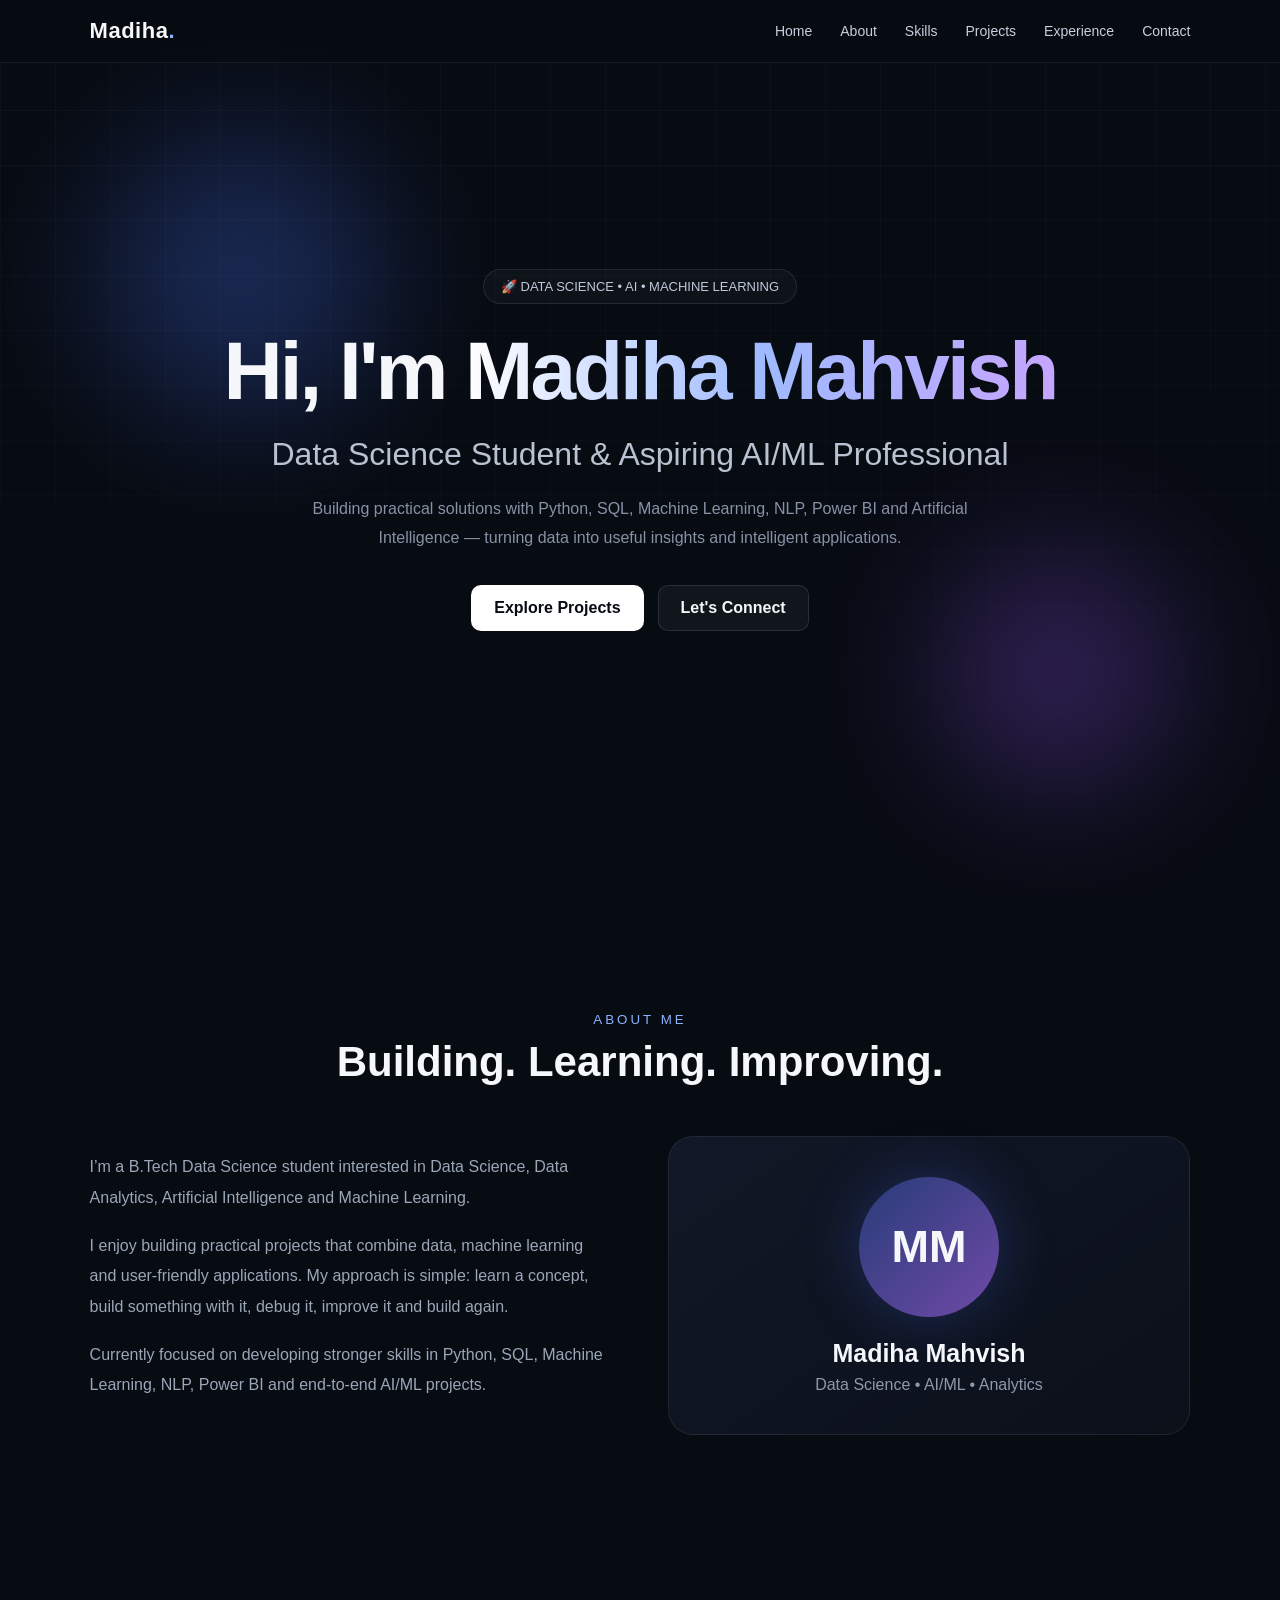
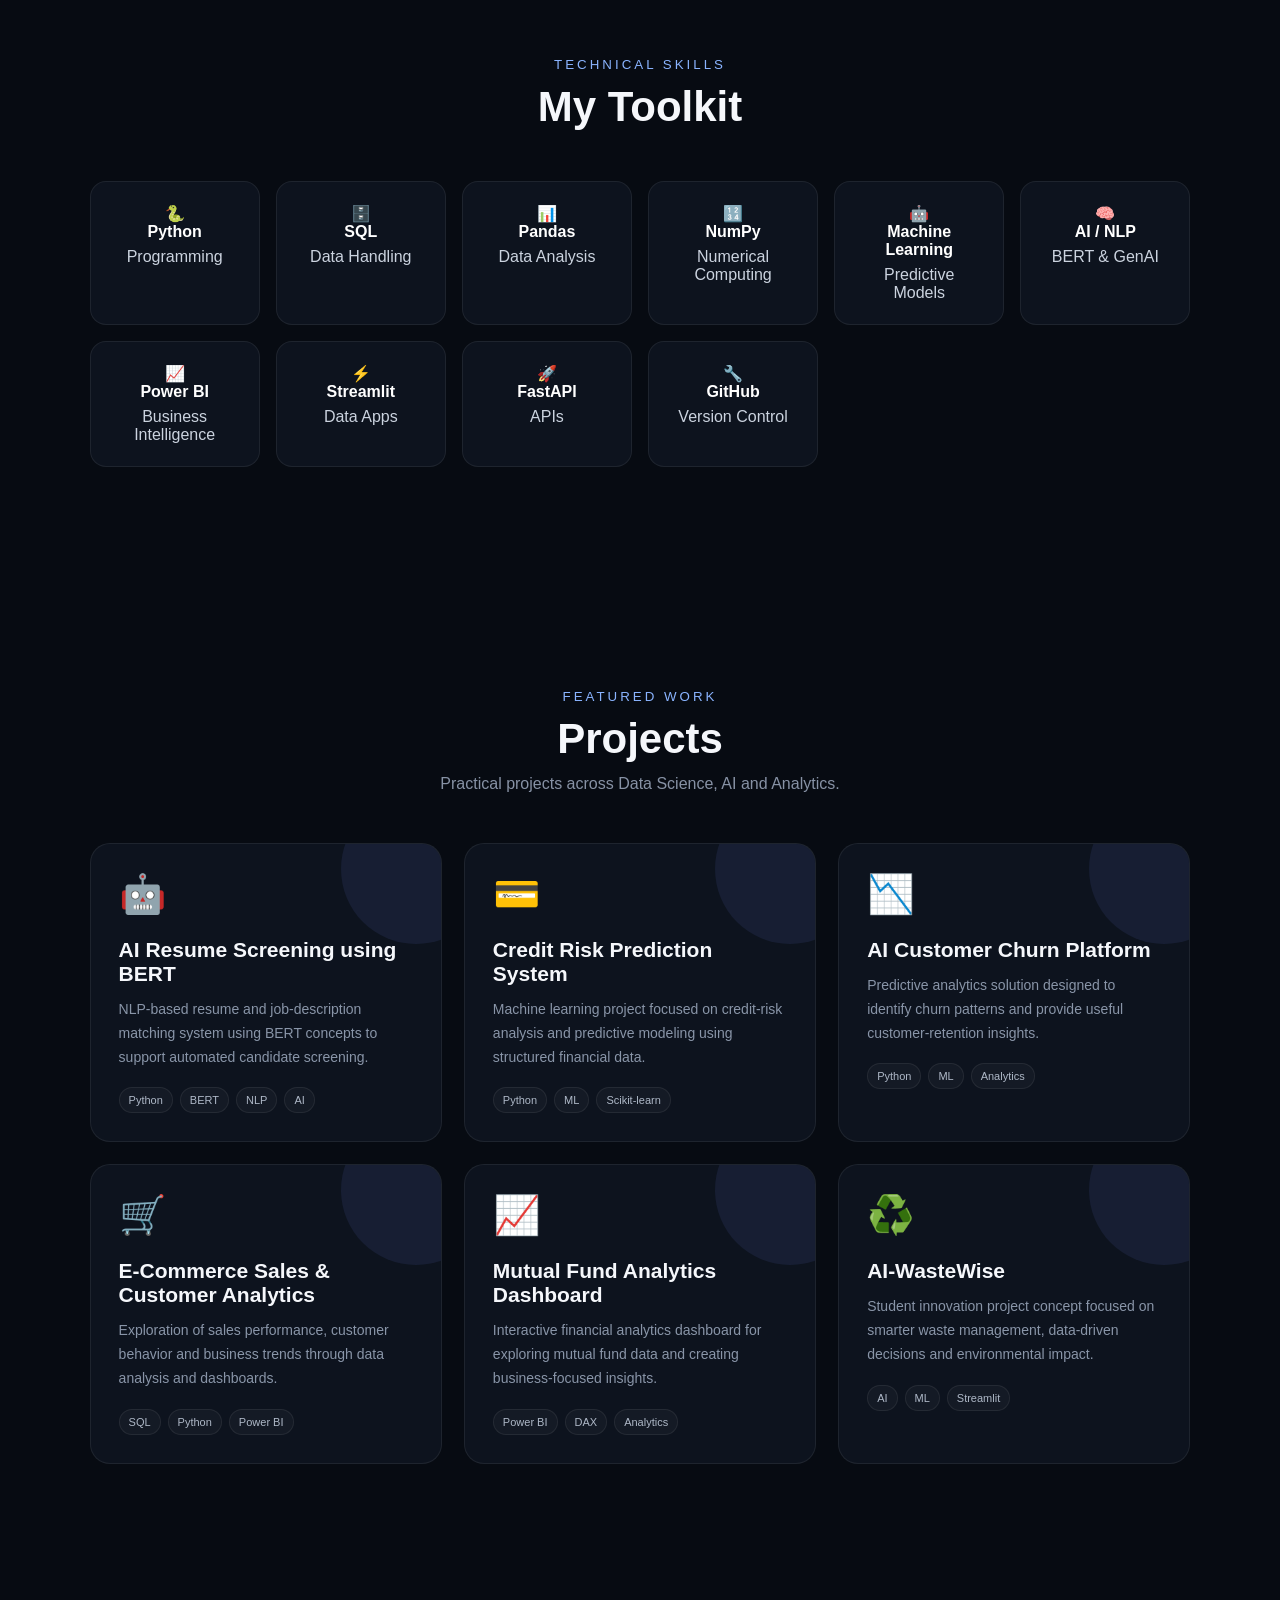
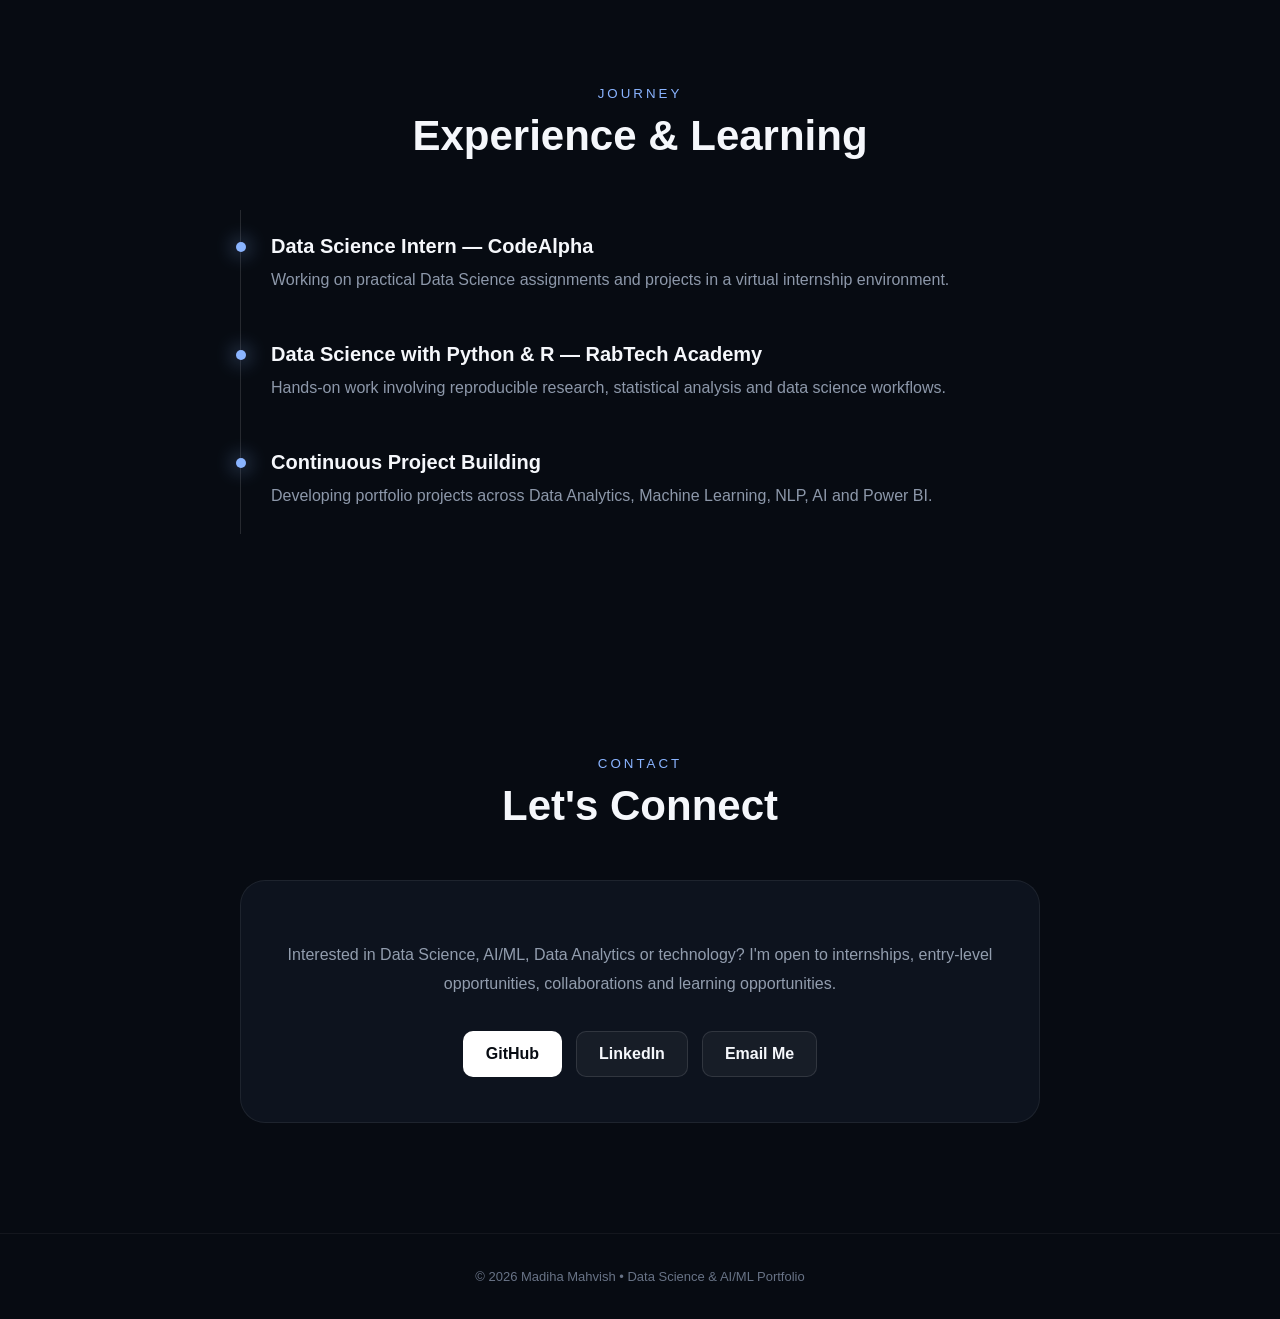
<file: index.html>
<!DOCTYPE html>
<html lang="en">
<head>
<meta charset="UTF-8">
<meta name="viewport" content="width=device-width,initial-scale=1.0">
<title>Madiha Mahvish | Data Science & AI/ML</title>
<meta name="description" content="Madiha Mahvish - Data Science, AI/ML and Data Analytics Portfolio">
<style>
*{margin:0;padding:0;box-sizing:border-box}
html{scroll-behavior:smooth}
body{font-family:Inter,Arial,sans-serif;background:#070b12;color:#f5f7fb;overflow-x:hidden}
a{text-decoration:none;color:inherit}
nav{position:fixed;top:0;left:0;width:100%;z-index:1000;padding:18px 7%;display:flex;align-items:center;justify-content:space-between;background:rgba(7,11,18,.75);backdrop-filter:blur(18px);border-bottom:1px solid #ffffff12}
.logo{font-size:22px;font-weight:800;letter-spacing:.5px}
.logo span{color:#8ab4ff}
.navlinks{display:flex;gap:28px;color:#c8d0dd;font-size:14px}
.navlinks a{transition:.3s}
.navlinks a:hover{color:#fff;transform:translateY(-2px)}
.menu{display:none;font-size:26px;cursor:pointer}
section{padding:110px 7%}
.hero{min-height:100vh;display:flex;align-items:center;justify-content:center;position:relative;text-align:center;overflow:hidden}
.orb{position:absolute;border-radius:50%;filter:blur(70px);opacity:.28;animation:float 7s ease-in-out infinite}
.o1{width:280px;height:280px;background:#4c78ff;top:15%;left:8%}
.o2{width:240px;height:240px;background:#9b59ff;right:8%;bottom:12%;animation-delay:2s}
.gridbg{position:absolute;inset:0;background-image:linear-gradient(#ffffff08 1px,transparent 1px),linear-gradient(90deg,#ffffff08 1px,transparent 1px);background-size:55px 55px;mask-image:linear-gradient(to bottom,black,transparent)}
.hero-content{position:relative;z-index:2;max-width:950px;animation:heroIn 1s ease}
.badge{display:inline-block;padding:9px 17px;border:1px solid #ffffff18;border-radius:50px;background:#ffffff08;color:#bfc9d9;font-size:13px;margin-bottom:25px}
.hero h1{font-size:clamp(42px,7vw,82px);line-height:1.03;letter-spacing:-3px}
.gradient{background:linear-gradient(90deg,#fff,#9fbaff,#c5a5ff);-webkit-background-clip:text;color:transparent}
.hero h2{font-size:clamp(20px,3vw,32px);margin:22px 0;color:#b9c2d0;font-weight:500}
.hero p{max-width:700px;margin:auto;color:#8792a5;line-height:1.8;font-size:16px}
.buttons{margin-top:32px;display:flex;justify-content:center;gap:14px;flex-wrap:wrap}
.btn{padding:13px 22px;border-radius:10px;border:1px solid #ffffff1c;background:#ffffff0b;transition:.3s;font-weight:600}
.btn.primary{background:#fff;color:#070b12}
.btn:hover{transform:translateY(-4px);box-shadow:0 15px 35px #0008}
.title{text-align:center;margin-bottom:50px}
.title small{color:#8ab4ff;text-transform:uppercase;letter-spacing:3px}
.title h2{font-size:42px;margin-top:10px}
.title p{color:#8792a5;margin-top:12px}
.about{display:grid;grid-template-columns:1fr 1fr;gap:55px;align-items:center}
.about-text p{color:#9ba6b7;line-height:1.9;margin-bottom:18px}
.profile{border:1px solid #ffffff14;border-radius:25px;padding:40px;background:linear-gradient(145deg,#111827,#0b1019);text-align:center;animation:cardFloat 5s ease-in-out infinite}
.avatar{width:140px;height:140px;margin:auto;border-radius:50%;display:grid;place-items:center;font-size:45px;font-weight:800;background:linear-gradient(135deg,#273c78,#704aa8);box-shadow:0 0 60px #526cff44}
.profile h3{margin-top:22px;font-size:25px}.profile p{color:#8e99aa;margin-top:8px}
.skills{display:grid;grid-template-columns:repeat(auto-fit,minmax(150px,1fr));gap:16px}
.skill{padding:22px;text-align:center;border:1px solid #ffffff12;background:#0d131e;border-radius:16px;transition:.35s;color:#cbd3df}
.skill:hover{transform:translateY(-8px);background:#121a28;border-color:#6f8dff66;box-shadow:0 15px 35px #0006}
.skill b{display:block;color:#fff;margin-bottom:7px}
.projects{display:grid;grid-template-columns:repeat(auto-fit,minmax(280px,1fr));gap:22px}
.project{position:relative;overflow:hidden;border:1px solid #ffffff12;background:#0d131e;border-radius:20px;padding:28px;min-height:270px;transition:.4s}
.project:before{content:"";position:absolute;width:150px;height:150px;border-radius:50%;background:#7187ff18;right:-50px;top:-50px;transition:.5s}
.project:hover{transform:translateY(-10px);border-color:#7187ff55;box-shadow:0 25px 50px #0007}
.project:hover:before{transform:scale(2)}
.icon{font-size:38px;margin-bottom:22px}
.project h3{font-size:21px;margin-bottom:12px}
.project p{color:#8995a8;line-height:1.7;font-size:14px}
.tags{margin-top:18px;display:flex;gap:7px;flex-wrap:wrap}
.tags span{font-size:11px;padding:6px 9px;border-radius:20px;background:#ffffff08;border:1px solid #ffffff12;color:#aeb8c7}
.timeline{max-width:800px;margin:auto}
.item{padding:25px 0 25px 30px;border-left:1px solid #ffffff20;position:relative}
.item:before{content:"";position:absolute;width:10px;height:10px;border-radius:50%;background:#8ab4ff;left:-5px;top:32px;box-shadow:0 0 20px #8ab4ff}
.item h3{font-size:20px}.item p{color:#8d98aa;line-height:1.7;margin-top:8px}
.contact{text-align:center}
.contact-box{max-width:800px;margin:auto;padding:45px;border:1px solid #ffffff12;border-radius:25px;background:#0d131e}
.contact-box p{color:#929dae;line-height:1.8;margin:15px auto 25px}
footer{text-align:center;padding:35px 7%;border-top:1px solid #ffffff0d;color:#687386;font-size:13px}
.reveal{opacity:0;transform:translateY(35px);transition:opacity .8s ease,transform .8s ease}
.reveal.show{opacity:1;transform:none}
@keyframes heroIn{from{opacity:0;transform:translateY(30px)}to{opacity:1;transform:none}}
@keyframes float{0%,100%{transform:translate(0,0)}50%{transform:translate(25px,-30px)}}
@keyframes cardFloat{0%,100%{transform:translateY(0)}50%{transform:translateY(-8px)}}
@media(max-width:760px){
.navlinks{display:none;position:absolute;top:70px;left:0;width:100%;padding:25px;flex-direction:column;background:#0b1019;text-align:center}
.navlinks.open{display:flex}.menu{display:block}
.about{grid-template-columns:1fr}.hero h1{letter-spacing:-2px}.title h2{font-size:34px}section{padding:90px 6%}
}
</style>
</head>
<body>

<nav>
<a class="logo" href="#home">Madiha<span>.</span></a>
<div class="navlinks" id="nav">
<a href="#home">Home</a><a href="#about">About</a><a href="#skills">Skills</a><a href="#projects">Projects</a><a href="#experience">Experience</a><a href="#contact">Contact</a>
</div>
<div class="menu" onclick="document.getElementById('nav').classList.toggle('open')">☰</div>
</nav>

<section class="hero" id="home">
<div class="orb o1"></div><div class="orb o2"></div><div class="gridbg"></div>
<div class="hero-content">
<div class="badge">🚀 DATA SCIENCE • AI • MACHINE LEARNING</div>
<h1>Hi, I'm <span class="gradient">Madiha Mahvish</span></h1>
<h2>Data Science Student & Aspiring AI/ML Professional</h2>
<p>Building practical solutions with Python, SQL, Machine Learning, NLP, Power BI and Artificial Intelligence — turning data into useful insights and intelligent applications.</p>
<div class="buttons">
<a class="btn primary" href="#projects">Explore Projects</a>
<a class="btn" href="#contact">Let's Connect</a>
</div>
</div>
</section>

<section id="about" class="reveal">
<div class="title"><small>About Me</small><h2>Building. Learning. Improving.</h2></div>
<div class="about">
<div class="about-text">
<p>I’m a B.Tech Data Science student interested in Data Science, Data Analytics, Artificial Intelligence and Machine Learning.</p>
<p>I enjoy building practical projects that combine data, machine learning and user-friendly applications. My approach is simple: learn a concept, build something with it, debug it, improve it and build again.</p>
<p>Currently focused on developing stronger skills in Python, SQL, Machine Learning, NLP, Power BI and end-to-end AI/ML projects.</p>
</div>
<div class="profile"><div class="avatar">MM</div><h3>Madiha Mahvish</h3><p>Data Science • AI/ML • Analytics</p></div>
</div>
</section>

<section id="skills" class="reveal">
<div class="title"><small>Technical Skills</small><h2>My Toolkit</h2></div>
<div class="skills">
<div class="skill">🐍<b>Python</b>Programming</div>
<div class="skill">🗄️<b>SQL</b>Data Handling</div>
<div class="skill">📊<b>Pandas</b>Data Analysis</div>
<div class="skill">🔢<b>NumPy</b>Numerical Computing</div>
<div class="skill">🤖<b>Machine Learning</b>Predictive Models</div>
<div class="skill">🧠<b>AI / NLP</b>BERT & GenAI</div>
<div class="skill">📈<b>Power BI</b>Business Intelligence</div>
<div class="skill">⚡<b>Streamlit</b>Data Apps</div>
<div class="skill">🚀<b>FastAPI</b>APIs</div>
<div class="skill">🔧<b>GitHub</b>Version Control</div>
</div>
</section>

<section id="projects" class="reveal">
<div class="title"><small>Featured Work</small><h2>Projects</h2><p>Practical projects across Data Science, AI and Analytics.</p></div>
<div class="projects">

<div class="project"><div class="icon">🤖</div><h3>AI Resume Screening using BERT</h3><p>NLP-based resume and job-description matching system using BERT concepts to support automated candidate screening.</p><div class="tags"><span>Python</span><span>BERT</span><span>NLP</span><span>AI</span></div></div>

<div class="project"><div class="icon">💳</div><h3>Credit Risk Prediction System</h3><p>Machine learning project focused on credit-risk analysis and predictive modeling using structured financial data.</p><div class="tags"><span>Python</span><span>ML</span><span>Scikit-learn</span></div></div>

<div class="project"><div class="icon">📉</div><h3>AI Customer Churn Platform</h3><p>Predictive analytics solution designed to identify churn patterns and provide useful customer-retention insights.</p><div class="tags"><span>Python</span><span>ML</span><span>Analytics</span></div></div>

<div class="project"><div class="icon">🛒</div><h3>E-Commerce Sales & Customer Analytics</h3><p>Exploration of sales performance, customer behavior and business trends through data analysis and dashboards.</p><div class="tags"><span>SQL</span><span>Python</span><span>Power BI</span></div></div>

<div class="project"><div class="icon">📈</div><h3>Mutual Fund Analytics Dashboard</h3><p>Interactive financial analytics dashboard for exploring mutual fund data and creating business-focused insights.</p><div class="tags"><span>Power BI</span><span>DAX</span><span>Analytics</span></div></div>

<div class="project"><div class="icon">♻️</div><h3>AI-WasteWise</h3><p>Student innovation project concept focused on smarter waste management, data-driven decisions and environmental impact.</p><div class="tags"><span>AI</span><span>ML</span><span>Streamlit</span></div></div>

</div>
</section>

<section id="experience" class="reveal">
<div class="title"><small>Journey</small><h2>Experience & Learning</h2></div>
<div class="timeline">
<div class="item"><h3>Data Science Intern — CodeAlpha</h3><p>Working on practical Data Science assignments and projects in a virtual internship environment.</p></div>
<div class="item"><h3>Data Science with Python & R — RabTech Academy</h3><p>Hands-on work involving reproducible research, statistical analysis and data science workflows.</p></div>
<div class="item"><h3>Continuous Project Building</h3><p>Developing portfolio projects across Data Analytics, Machine Learning, NLP, AI and Power BI.</p></div>
</div>
</section>

<section id="contact" class="contact reveal">
<div class="title"><small>Contact</small><h2>Let's Connect</h2></div>
<div class="contact-box">
<p>Interested in Data Science, AI/ML, Data Analytics or technology? I'm open to internships, entry-level opportunities, collaborations and learning opportunities.</p>
<div class="buttons">
<a class="btn primary" href="https://github.com/Maddy67bh" target="_blank">GitHub</a>
<a class="btn" href="https://www.linkedin.com/" target="_blank">LinkedIn</a>
<a class="btn" href="mailto:your-email@example.com">Email Me</a>
</div>
</div>
</section>

<footer>© 2026 Madiha Mahvish • Data Science & AI/ML Portfolio</footer>

<script>
const observer=new IntersectionObserver(entries=>{
entries.forEach(e=>{if(e.isIntersecting)e.target.classList.add('show')})
},{threshold:.12});
document.querySelectorAll('.reveal').forEach(e=>observer.observe(e));
</script>

</body>
</html>
</file>
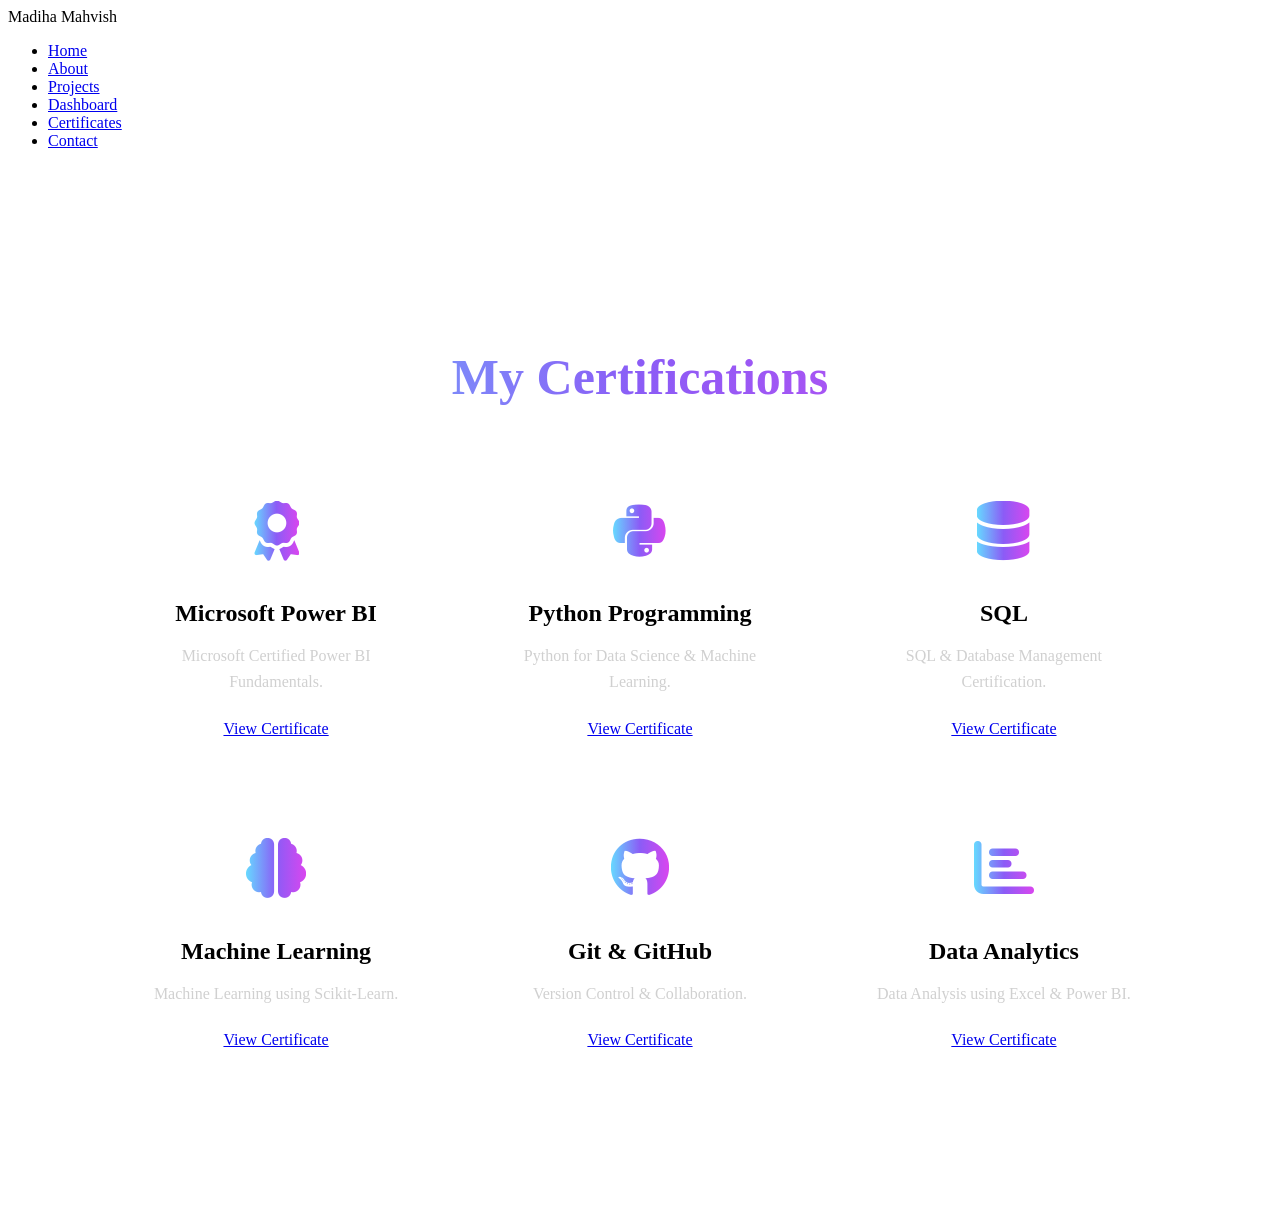
<file: certificates.html>
<!DOCTYPE html>
<html lang="en">

<head>

<meta charset="UTF-8">
<meta name="viewport" content="width=device-width, initial-scale=1.0">

<title>Certificates | Madiha Mahvish</title>

<link rel="stylesheet" href="style.css">

<link href="https://fonts.googleapis.com/css2?family=Poppins:wght@300;400;500;600;700&display=swap" rel="stylesheet">

<link rel="stylesheet"
href="https://cdnjs.cloudflare.com/ajax/libs/font-awesome/6.6.0/css/all.min.css">

</head>

<body>

<nav>

<div class="logo">Madiha Mahvish</div>

<ul>
<li><a href="index.html">Home</a></li>
<li><a href="about.html">About</a></li>
<li><a href="projects.html">Projects</a></li>
<li><a href="dashboard.html">Dashboard</a></li>
<li><a href="certificates.html">Certificates</a></li>
<li><a href="contact.html">Contact</a></li>
</ul>

</nav>

<section class="certificates">

<h1 class="section-title">
My Certifications
</h1>

<div class="certificate-grid">

<div class="glass certificate-card fade-up">

<i class="fas fa-award"></i>

<h2>Microsoft Power BI</h2>

<p>Microsoft Certified Power BI Fundamentals.</p>

<a href="#" class="btn">View Certificate</a>

</div>

<div class="glass certificate-card fade-up">

<i class="fab fa-python"></i>

<h2>Python Programming</h2>

<p>Python for Data Science & Machine Learning.</p>

<a href="#" class="btn">View Certificate</a>

</div>

<div class="glass certificate-card fade-up">

<i class="fas fa-database"></i>

<h2>SQL</h2>

<p>SQL & Database Management Certification.</p>

<a href="#" class="btn">View Certificate</a>

</div>

<div class="glass certificate-card fade-up">

<i class="fas fa-brain"></i>

<h2>Machine Learning</h2>

<p>Machine Learning using Scikit-Learn.</p>

<a href="#" class="btn">View Certificate</a>

</div>

<div class="glass certificate-card fade-up">

<i class="fab fa-github"></i>

<h2>Git & GitHub</h2>

<p>Version Control & Collaboration.</p>

<a href="#" class="btn">View Certificate</a>

</div>

<div class="glass certificate-card fade-up">

<i class="fas fa-chart-bar"></i>

<h2>Data Analytics</h2>

<p>Data Analysis using Excel & Power BI.</p>

<a href="#" class="btn">View Certificate</a>

</div>

</div>

</section>

<script src="script.js"></script>

</body>

</html>
</file>
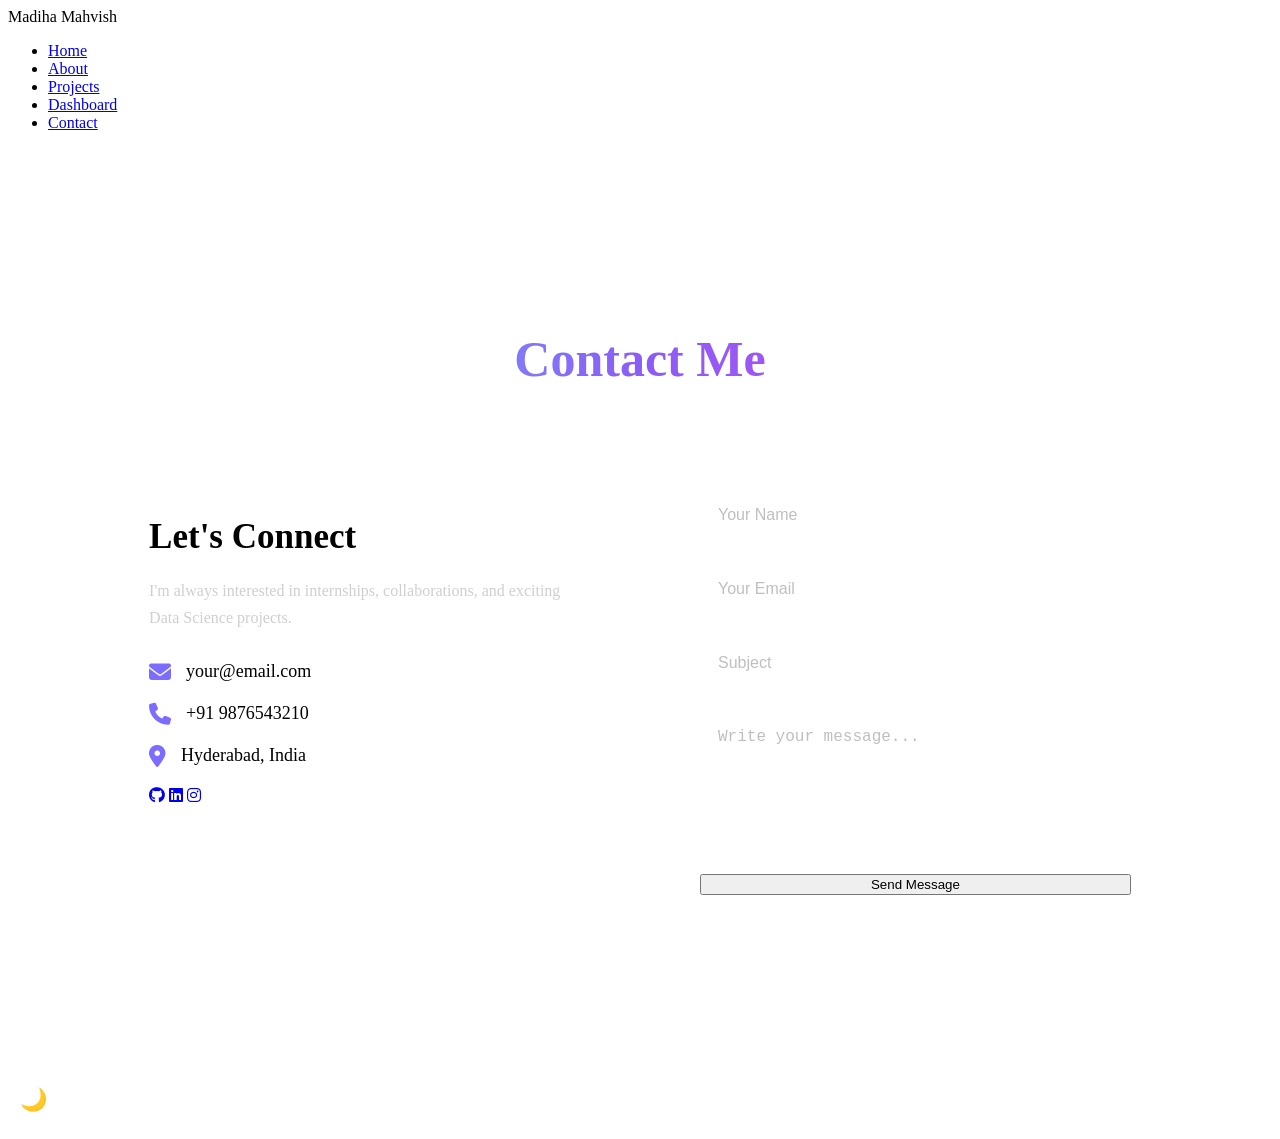
<file: contact.html>
<!DOCTYPE html>
<html lang="en">

<head>

<meta charset="UTF-8">
<meta name="viewport" content="width=device-width, initial-scale=1.0">

<title>Contact | Madiha Mahvish</title>

<link rel="stylesheet" href="style.css">

<link href="https://fonts.googleapis.com/css2?family=Poppins:wght@300;400;600;700&display=swap" rel="stylesheet">

<link rel="stylesheet"
href="https://cdnjs.cloudflare.com/ajax/libs/font-awesome/6.6.0/css/all.min.css">

</head>

<body>

<nav>

<div class="logo">
Madiha Mahvish
</div>

<ul>

<li><a href="index.html">Home</a></li>
<li><a href="about.html">About</a></li>
<li><a href="projects.html">Projects</a></li>
<li><a href="dashboard.html">Dashboard</a></li>
<li><a href="contact.html">Contact</a></li>

</ul>

</nav>

<section class="contact">

<h1 class="section-title">Contact Me</h1>

<div class="contact-container">

<!-- Contact Information -->

<div class="glass contact-info">

<h2>Let's Connect</h2>

<p>
I'm always interested in internships, collaborations,
and exciting Data Science projects.
</p>

<div class="contact-item">
<i class="fas fa-envelope"></i>
<span>your@email.com</span>
</div>

<div class="contact-item">
<i class="fas fa-phone"></i>
<span>+91 9876543210</span>
</div>

<div class="contact-item">
<i class="fas fa-location-dot"></i>
<span>Hyderabad, India</span>
</div>

<div class="social">

<a href="#"><i class="fab fa-github"></i></a>

<a href="#"><i class="fab fa-linkedin"></i></a>

<a href="#"><i class="fab fa-instagram"></i></a>

</div>

</div>

<!-- Contact Form -->

<div class="glass contact-form">

<form>

<input type="text"
placeholder="Your Name"
required>

<input type="email"
placeholder="Your Email"
required>

<input type="text"
placeholder="Subject"
required>

<textarea
rows="6"
placeholder="Write your message..."
required></textarea>

<button type="submit"
class="btn">

Send Message

</button>

</form>

</div>

</div>

</section>

<script src="script.js"></script>

</body>

</html><button id="themeToggle" class="theme-btn">
    🌙
</button>
</file>
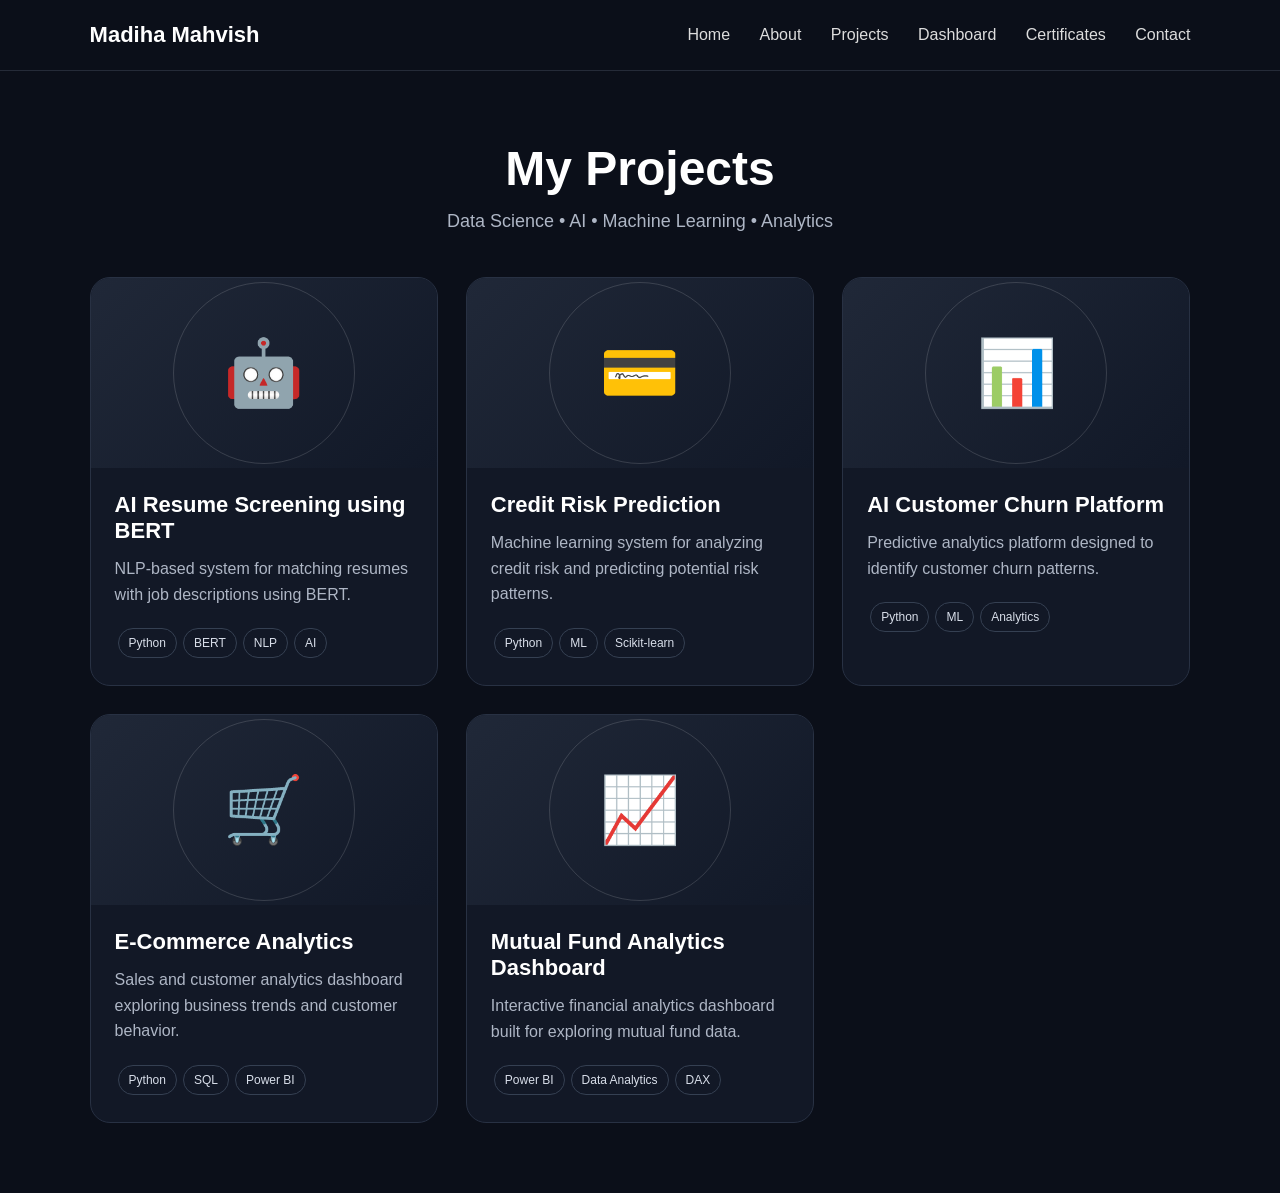
<file: projects.html>
<!DOCTYPE html>
<html lang="en">
<head>
<meta charset="UTF-8">
<meta name="viewport" content="width=device-width, initial-scale=1.0">
<title>Madiha Mahvish | Projects</title>
<style>
*{box-sizing:border-box;margin:0;padding:0}
body{font-family:Arial,sans-serif;background:#0b0f19;color:#fff;min-height:100vh}
nav{padding:22px 7%;display:flex;justify-content:space-between;align-items:center;border-bottom:1px solid #252b38}
.logo{font-size:22px;font-weight:700}
nav a{color:#ddd;text-decoration:none;margin-left:25px}
nav a:hover{color:#fff}
.hero{text-align:center;padding:70px 20px 45px}
.hero h1{font-size:48px;margin-bottom:15px}
.hero p{color:#aeb6c5;font-size:18px}
.projects{width:86%;max-width:1200px;margin:auto;display:grid;grid-template-columns:repeat(auto-fit,minmax(280px,1fr));gap:28px;padding-bottom:70px}
.card{background:#121826;border:1px solid #283143;border-radius:20px;overflow:hidden;transition:.4s;animation:fadeUp .8s ease both}
.card:hover{transform:translateY(-12px);border-color:#65718a;box-shadow:0 20px 50px #0008}
.card:nth-child(2){animation-delay:.15s}.card:nth-child(3){animation-delay:.3s}.card:nth-child(4){animation-delay:.45s}.card:nth-child(5){animation-delay:.6s}
.pic{height:190px;background:linear-gradient(135deg,#202838,#111827);display:flex;align-items:center;justify-content:center;font-size:65px;position:relative;overflow:hidden}
.pic:after{content:"";position:absolute;width:180px;height:180px;border-radius:50%;border:1px solid #ffffff25;animation:pulse 2.5s infinite}
.content{padding:24px}
.content h2{font-size:22px;margin-bottom:12px}
.content p{color:#aeb6c5;line-height:1.6;margin-bottom:18px}
.tags span{display:inline-block;padding:7px 10px;border:1px solid #354052;border-radius:20px;font-size:12px;margin:3px;color:#d8dee9}
@keyframes fadeUp{from{opacity:0;transform:translateY(35px)}to{opacity:1;transform:translateY(0)}}
@keyframes pulse{0%,100%{transform:scale(.8);opacity:.3}50%{transform:scale(1.25);opacity:.8}}
@media(max-width:700px){.hero h1{font-size:35px}nav{flex-direction:column;gap:15px}nav a{margin:5px}}
</style>
</head>
<body>

<nav>
<div class="logo">Madiha Mahvish</div>
<div>
<a href="index.html">Home</a>
<a href="about.html">About</a>
<a href="projects.html">Projects</a>
<a href="dashboard.html">Dashboard</a>
<a href="certificates.html">Certificates</a>
<a href="contact.html">Contact</a>
</div>
</nav>

<section class="hero">
<h1>My Projects</h1>
<p>Data Science • AI • Machine Learning • Analytics</p>
</section>

<section class="projects">

<div class="card">
<div class="pic">🤖</div>
<div class="content">
<h2>AI Resume Screening using BERT</h2>
<p>NLP-based system for matching resumes with job descriptions using BERT.</p>
<div class="tags"><span>Python</span><span>BERT</span><span>NLP</span><span>AI</span></div>
</div>
</div>

<div class="card">
<div class="pic">💳</div>
<div class="content">
<h2>Credit Risk Prediction</h2>
<p>Machine learning system for analyzing credit risk and predicting potential risk patterns.</p>
<div class="tags"><span>Python</span><span>ML</span><span>Scikit-learn</span></div>
</div>
</div>

<div class="card">
<div class="pic">📊</div>
<div class="content">
<h2>AI Customer Churn Platform</h2>
<p>Predictive analytics platform designed to identify customer churn patterns.</p>
<div class="tags"><span>Python</span><span>ML</span><span>Analytics</span></div>
</div>
</div>

<div class="card">
<div class="pic">🛒</div>
<div class="content">
<h2>E-Commerce Analytics</h2>
<p>Sales and customer analytics dashboard exploring business trends and customer behavior.</p>
<div class="tags"><span>Python</span><span>SQL</span><span>Power BI</span></div>
</div>
</div>

<div class="card">
<div class="pic">📈</div>
<div class="content">
<h2>Mutual Fund Analytics Dashboard</h2>
<p>Interactive financial analytics dashboard built for exploring mutual fund data.</p>
<div class="tags"><span>Power BI</span><span>Data Analytics</span><span>DAX</span></div>
</div>
</div>

</section>
</body>
</html>
</file>
<file: style.css>
/* =========================
   About Section
========================= */

.about{

padding:140px 8% 80px;

}

.about-container{

display:flex;

align-items:center;

justify-content:center;

gap:60px;

flex-wrap:wrap;

}

.about-image img{

width:320px;

height:320px;

object-fit:cover;

border-radius:50%;

border:5px solid rgba(255,255,255,.15);

box-shadow:0 20px 50px rgba(91,108,255,.3);

}

.about-content{

flex:1;

min-width:320px;

}

.about-content h1{

font-size:48px;

margin-bottom:20px;

background:linear-gradient(90deg,#66d9ff,#7c6cff,#d946ef);

-webkit-background-clip:text;

-webkit-text-fill-color:transparent;

}

.about-content p{

color:#d7d7d7;

line-height:1.8;

margin-bottom:20px;

}

.skills{

margin:30px 0;

}

.skills h2{

margin-bottom:15px;

}

.skills span{

display:inline-block;

padding:10px 18px;

margin:8px;

background:rgba(255,255,255,.08);

border-radius:30px;

backdrop-filter:blur(15px);

transition:.3s;

}

.skills span:hover{

background:linear-gradient(90deg,#5b6cff,#8b5cf6);

transform:translateY(-4px);

}

.info p{

margin:10px 0;

}

@media(max-width:768px){

.about-content h1{

font-size:36px;

}

.about-image img{

width:240px;

height:240px;

}

}/* ===========================
   Projects
=========================== */

.projects{

padding:140px 8%;

}

.section-title{

text-align:center;

font-size:50px;

margin-bottom:60px;

background:linear-gradient(90deg,#66d9ff,#8b5cf6,#d946ef);

-webkit-background-clip:text;

-webkit-text-fill-color:transparent;

}

.project-grid{

display:grid;

grid-template-columns:repeat(auto-fit,minmax(320px,1fr));

gap:35px;

}

.project-card{

padding:25px;

border-radius:25px;

}

.project-card img{

width:100%;

height:220px;

object-fit:cover;

border-radius:20px;

margin-bottom:20px;

}

.project-card h2{

margin-bottom:15px;

}

.project-card p{

color:#cfcfcf;

line-height:1.6;

margin-bottom:20px;

}

.tech{

margin-bottom:20px;

}

.tech span{

display:inline-block;

padding:8px 16px;

margin:5px;

background:rgba(255,255,255,.08);

border-radius:30px;

font-size:14px;

transition:.3s;

}

.tech span:hover{

background:#5b6cff;

}

.project-card:hover{

transform:translateY(-12px);

transition:.4s;

box-shadow:0 20px 50px rgba(91,108,255,.35);

}/* ==========================
Dashboard
========================== */

.dashboard{

padding:140px 8%;

}

.stats{

display:grid;

grid-template-columns:repeat(auto-fit,minmax(220px,1fr));

gap:25px;

margin-bottom:60px;

}

.stat-card{

text-align:center;

padding:30px;

}

.stat-card h2{

font-size:45px;

color:#7c6cff;

margin-bottom:10px;

}

.chart-grid{

display:grid;

grid-template-columns:repeat(auto-fit,minmax(450px,1fr));

gap:30px;

}

#skillsChart,
#projectChart{

width:100%;

height:420px;

}

@media(max-width:768px){

.chart-grid{

grid-template-columns:1fr;

}

}/* ===========================
CONTACT
=========================== */

.contact{

padding:140px 8%;

}

.contact-container{

display:grid;

grid-template-columns:1fr 1fr;

gap:40px;

}

.contact-info{

padding:40px;

}

.contact-info h2{

margin-bottom:20px;

font-size:35px;

}

.contact-info p{

color:#cfcfcf;

line-height:1.7;

margin-bottom:30px;

}

.contact-item{

display:flex;

align-items:center;

gap:15px;

margin:20px 0;

font-size:18px;

}

.contact-item i{

font-size:22px;

color:#7c6cff;

}

.contact-form{

padding:40px;

}

.contact-form form{

display:flex;

flex-direction:column;

gap:20px;

}

.contact-form input,

.contact-form textarea{

padding:18px;

border:none;

border-radius:15px;

background:rgba(255,255,255,.08);

color:white;

font-size:16px;

outline:none;

backdrop-filter:blur(10px);

}

.contact-form textarea{

resize:none;

}

.contact-form button{

cursor:pointer;

}

.contact-form input::placeholder,

.contact-form textarea::placeholder{

color:#bfbfbf;

}

@media(max-width:900px){

.contact-container{

grid-template-columns:1fr;

}

}/* ===========================
CHATBOT
=========================== */

.chat-section{

padding:140px 8%;

display:flex;

justify-content:center;

}

.chatbot{

width:700px;

padding:30px;

}

.chatbot h1{

text-align:center;

margin-bottom:25px;

}

.chat-box{

height:420px;

overflow-y:auto;

background:rgba(255,255,255,.05);

padding:20px;

border-radius:20px;

margin-bottom:20px;

}

.bot-msg{

background:#5b6cff;

padding:12px 18px;

border-radius:15px;

margin:10px 0;

width:fit-content;

max-width:80%;

}

.user-msg{

background:#222;

padding:12px 18px;

border-radius:15px;

margin:10px 0 10px auto;

width:fit-content;

max-width:80%;

}

.chat-input{

display:flex;

gap:15px;

}

.chat-input input{

flex:1;

padding:16px;

border:none;

border-radius:15px;

background:rgba(255,255,255,.08);

color:white;

outline:none;

}

.chat-input button{

padding:16px 30px;

}/* ==========================
CERTIFICATES
========================== */

.certificates{

padding:140px 8%;

}

.certificate-grid{

display:grid;

grid-template-columns:repeat(auto-fit,minmax(320px,1fr));

gap:30px;

}

.certificate-card{

padding:35px;

text-align:center;

transition:.4s;

}

.certificate-card:hover{

transform:translateY(-12px);

}

.certificate-card i{

font-size:60px;

margin-bottom:20px;

background:linear-gradient(90deg,#66d9ff,#8b5cf6,#d946ef);

-webkit-background-clip:text;

-webkit-text-fill-color:transparent;

}

.certificate-card h2{

margin-bottom:15px;

}

.certificate-card p{

color:#d0d0d0;

margin-bottom:25px;

line-height:1.6;

}/* ===========================
THEME TOGGLE
=========================== */

.theme-btn{

width:50px;

height:50px;

border:none;

border-radius:50%;

cursor:pointer;

font-size:22px;

background:rgba(255,255,255,.12);

backdrop-filter:blur(15px);

color:white;

transition:.4s;

}

.theme-btn:hover{

transform:rotate(180deg);

background:#5b6cff;

}

/* ===========================
LIGHT MODE
=========================== */

body.light{

background:#f4f7fc;

color:#111;

}

body.light nav{

background:rgba(255,255,255,.75);

}

body.light .glass{

background:rgba(255,255,255,.75);

border:1px solid rgba(0,0,0,.08);

}

body.light p,

body.light span,

body.light li,

body.light a{

color:#222;

}

body.light .btn{

color:white;

}/* ===========================
GITHUB
=========================== */

.github{

padding:140px 8%;

}

.repo-grid{

display:grid;

grid-template-columns:repeat(auto-fit,minmax(340px,1fr));

gap:30px;

}

.repo-card{

padding:30px;

transition:.4s;

}

.repo-card:hover{

transform:translateY(-10px);

}

.repo-card h2{

margin-bottom:15px;

}

.repo-card p{

color:#cfcfcf;

margin-bottom:20px;

line-height:1.7;

min-height:70px;

}

.repo-info{

display:flex;

justify-content:space-between;

margin-bottom:20px;

font-size:18px;

}/* ===================================
   PRELOADER
=================================== */

#preloader{

position:fixed;

top:0;
left:0;

width:100%;
height:100vh;

background:#09090f;

display:flex;

justify-content:center;
align-items:center;

z-index:99999;

transition:opacity .8s ease,
visibility .8s;

}

#preloader.hide{

opacity:0;
visibility:hidden;

}

.loader{

text-align:center;

}

.circle{

width:90px;
height:90px;

border-radius:50%;

border:6px solid rgba(255,255,255,.15);

border-top:6px solid #7c6cff;

animation:spin 1s linear infinite;

margin:auto auto 25px;

}

.loader h2{

font-size:30px;

background:linear-gradient(90deg,#66d9ff,#7c6cff,#d946ef);

-webkit-background-clip:text;

-webkit-text-fill-color:transparent;

margin-bottom:10px;

}

.loader p{

color:#bbbbbb;

}

@keyframes spin{

100%{

transform:rotate(360deg);

}

}
</file>
